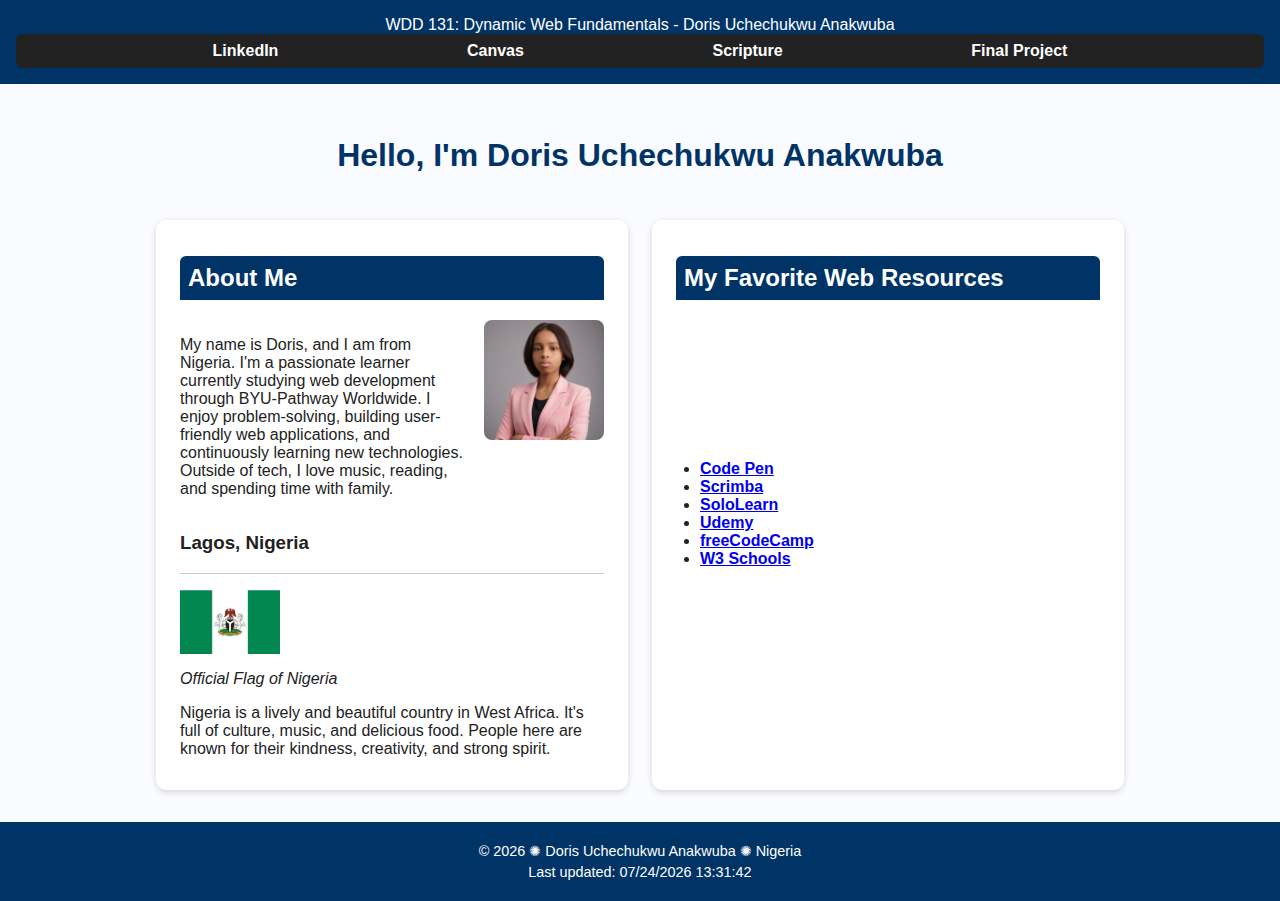
<file: index.html>
<!DOCTYPE html>
<html lang="en">
<head>
  <meta charset="UTF-8" />
  <meta name="viewport" content="width=device-width, initial-scale=1.0" />
  <title>WDD 131 - Dynamic Web Fundamentals - Doris Uchechukwu Anakwuba</title>
  <meta name="author" content="Doris Uchechukwu Anakwuba" />
  <meta name="description" content="WDD 131 - Dynamic Web Fundamentals home page for Doris Uchechukwu Anakwuba, a web developer from Nigeria." />
  <link rel="stylesheet" href="styles/base.css" />
</head>

<body>
  <header>
    <span id="page-title">WDD 131: Dynamic Web Fundamentals - Doris Uchechukwu Anakwuba</span>
    <nav>
      <a href="https://www.linkedin.com/in/devdoris/" target="_blank">LinkedIn</a>
      <a href="https://byupw.instructure.com/" target="_blank">Canvas</a>
      <a href="https://www.churchofjesuschrist.org/study/scriptures?lang=eng" target="_blank">Scripture</a>
      <a href="">Final Project</a>
    </nav>
  </header>

  <main>
    <h1>Hello, I'm Doris Uchechukwu Anakwuba</h1>

    <section class="info-box" id="about-me">
      <h2>About Me</h2>
      <div class="info-body">
        <p>
          My name is Doris, and I am from Nigeria. I'm a passionate learner currently studying web development through BYU-Pathway Worldwide. 
          I enjoy problem-solving, building user-friendly web applications, and continuously learning new technologies. 
          Outside of tech, I love music, reading, and spending time with family.
        </p>
        <img id="my-photo" src="images/doris.jpg" alt="Photo of Doris Uchechukwu Anakwuba" />
      </div>

      <h3>Lagos, Nigeria</h3>
      <div class="my-country">
        <img src="images/flag-image.jpeg" alt="Flag of Nigeria" />
        <p><em>Official Flag of Nigeria</em></p>
        <p>
          Nigeria is a lively and beautiful country in West Africa. 
          It's full of culture, music, and delicious food. 
          People here are known for their kindness, creativity, and strong spirit.
        </p>
      </div>
    </section>

    <section class="info-box" id="web-favorites">
      <h2>My Favorite Web Resources</h2>
      <ul>
        <li><a href="https://codepen.io" target="_blank">Code Pen</a></li>
        <li><a href="https://scrimba.com" target="_blank">Scrimba</a></li>
        <li><a href="https://www.sololearn.com" target="_blank">SoloLearn</a></li>
        <li><a href="https://www.udemy.com/" target="_blank">Udemy</a></li>
        <li><a href="https://www.freecodecamp.org" target="_blank">freeCodeCamp</a></li>
        <li><a href="https://www.w3schools.com/" target="_blank">W3 Schools</a></li>
      </ul>
    </section>
  </main>

  <footer>
    <p>© <span id="year-now"></span> ✺ Doris Uchechukwu Anakwuba ✺ Nigeria</p>
    <p id="page-update"></p>
  </footer>

  <script src="scripts/getdates.js"></script>
</body>
</html>
</file>
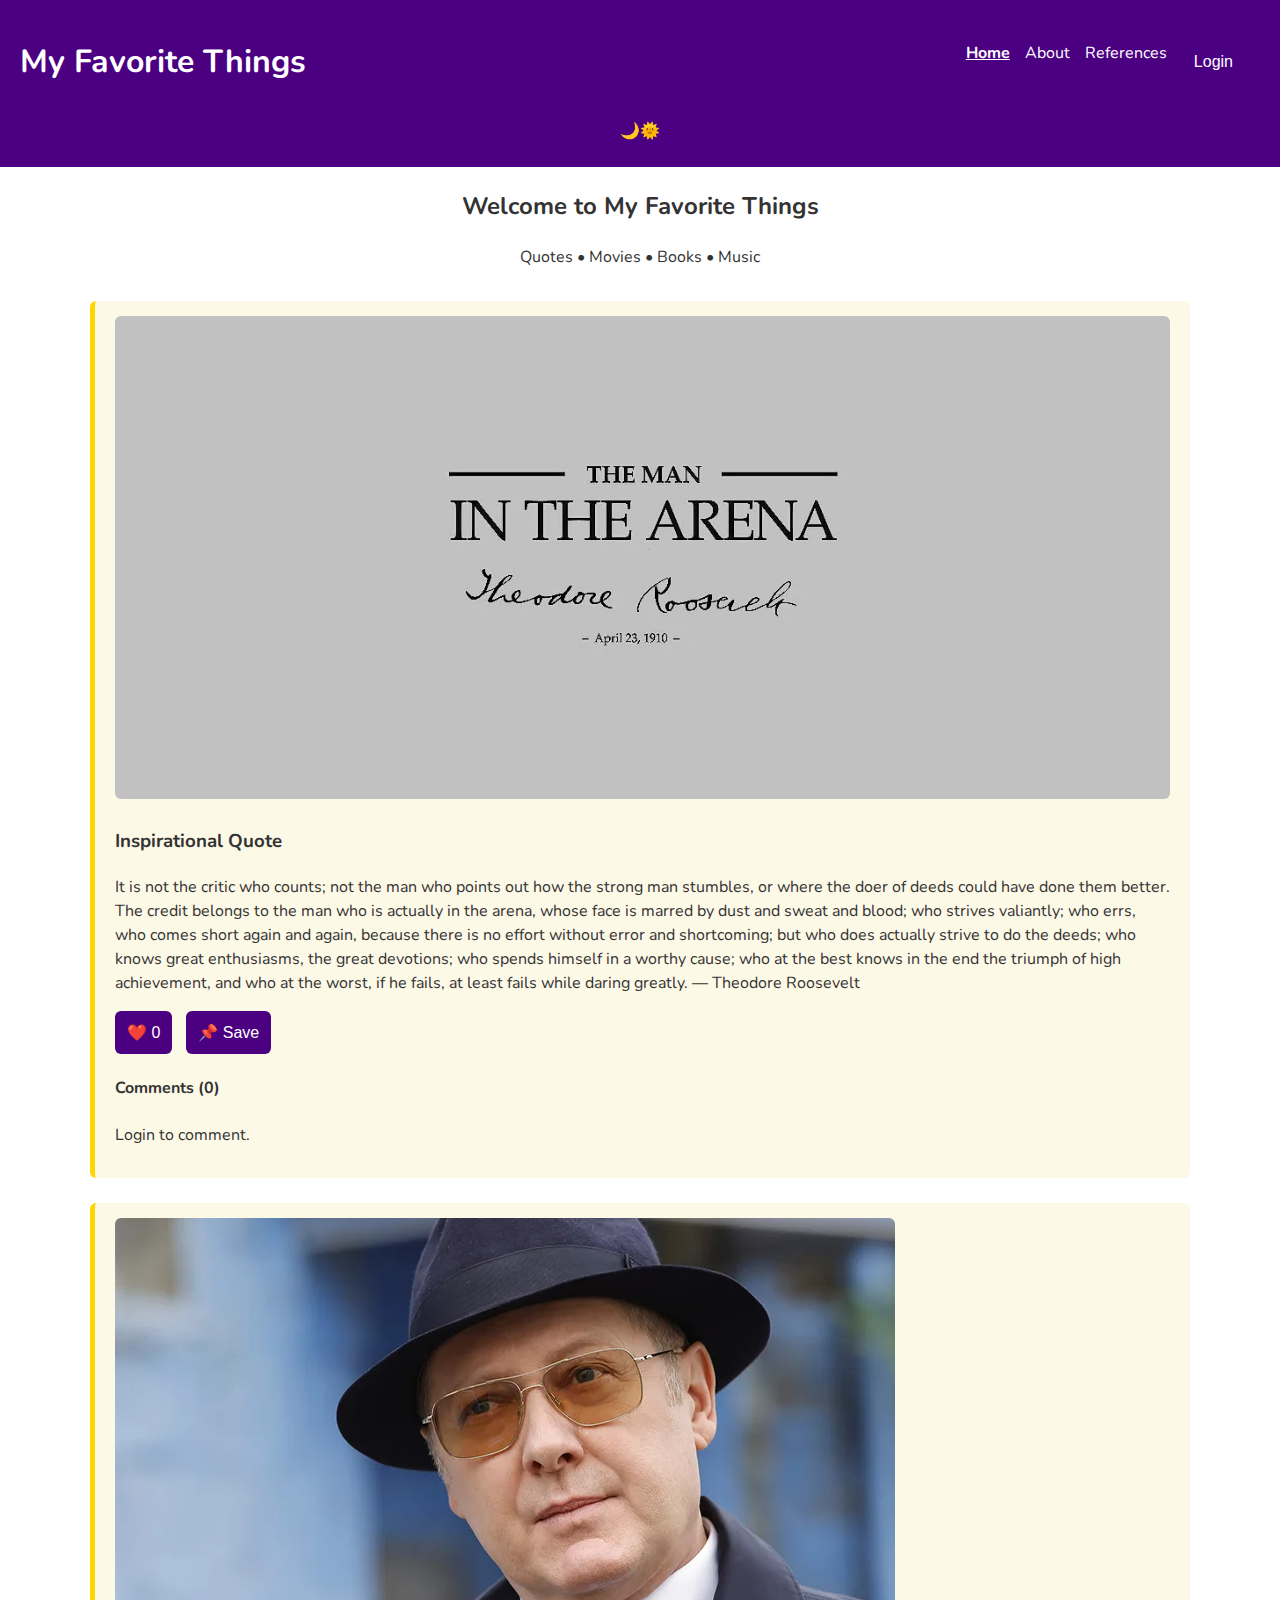
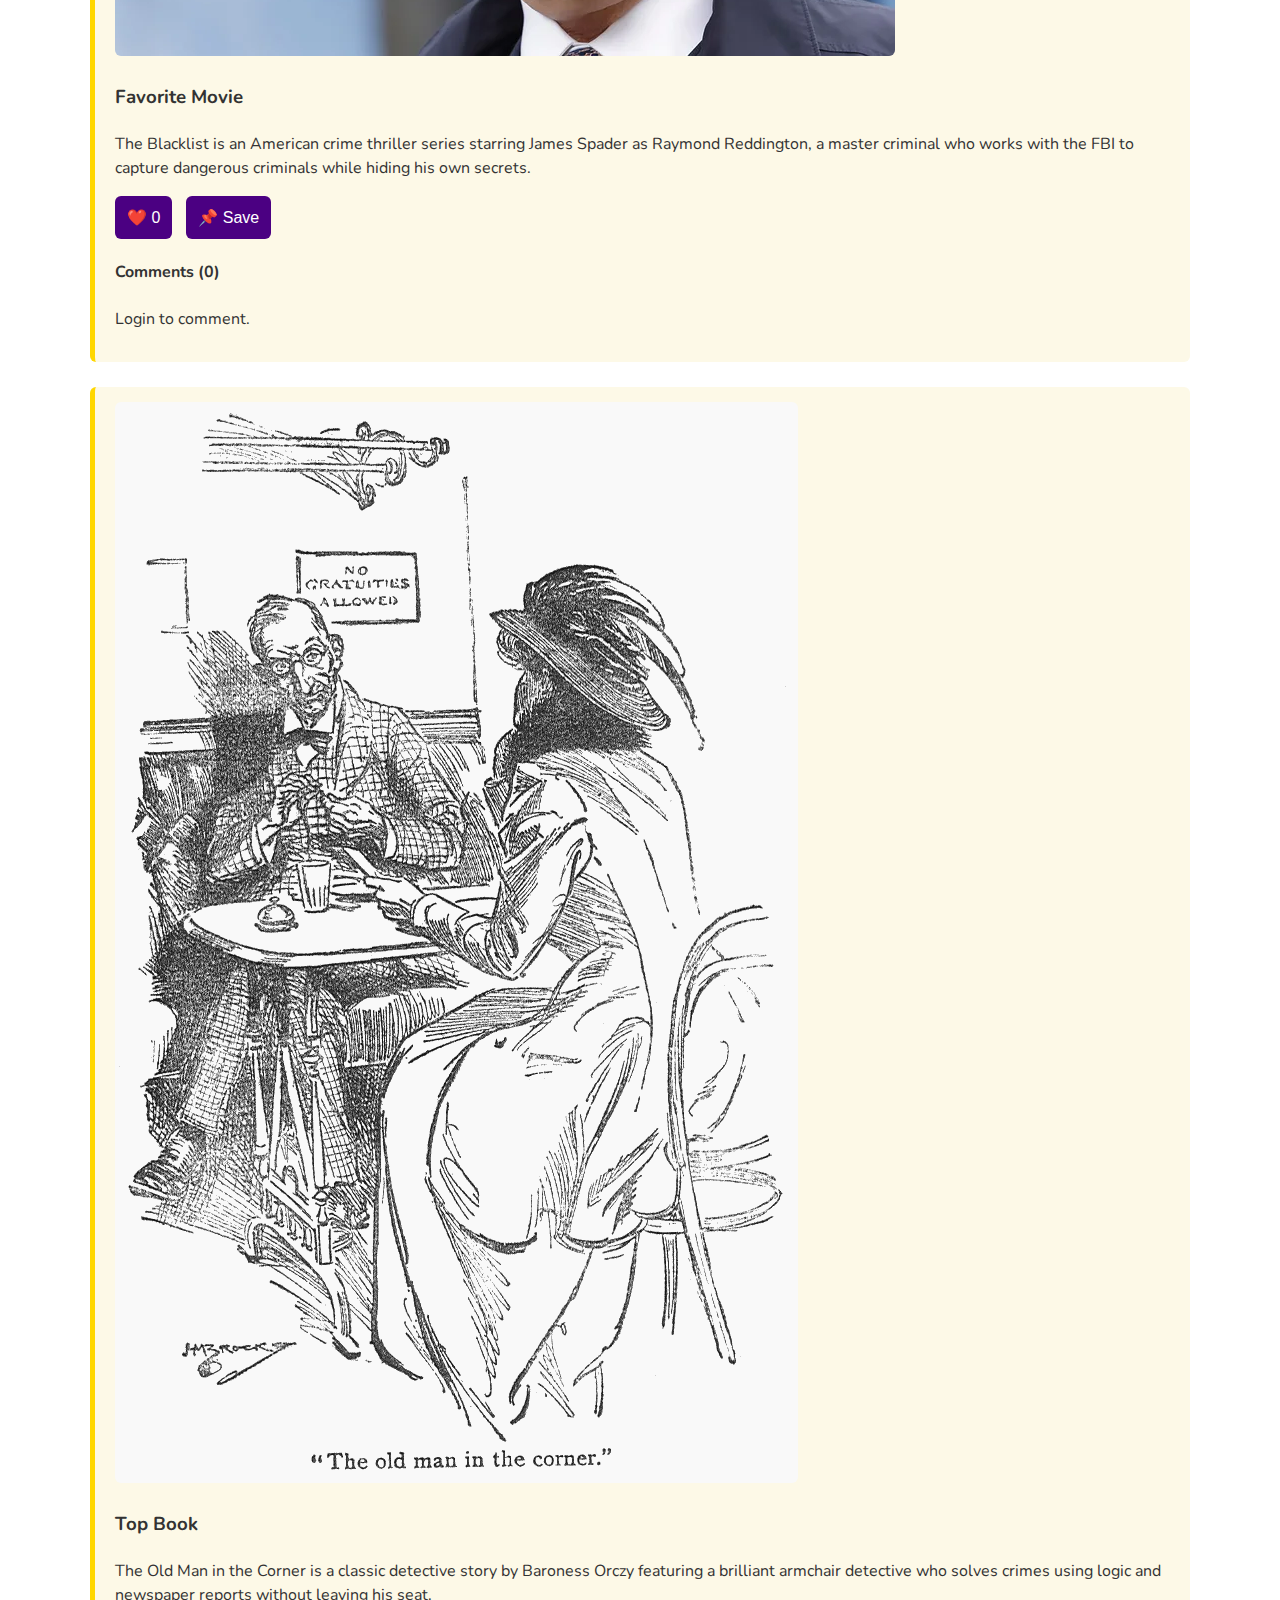
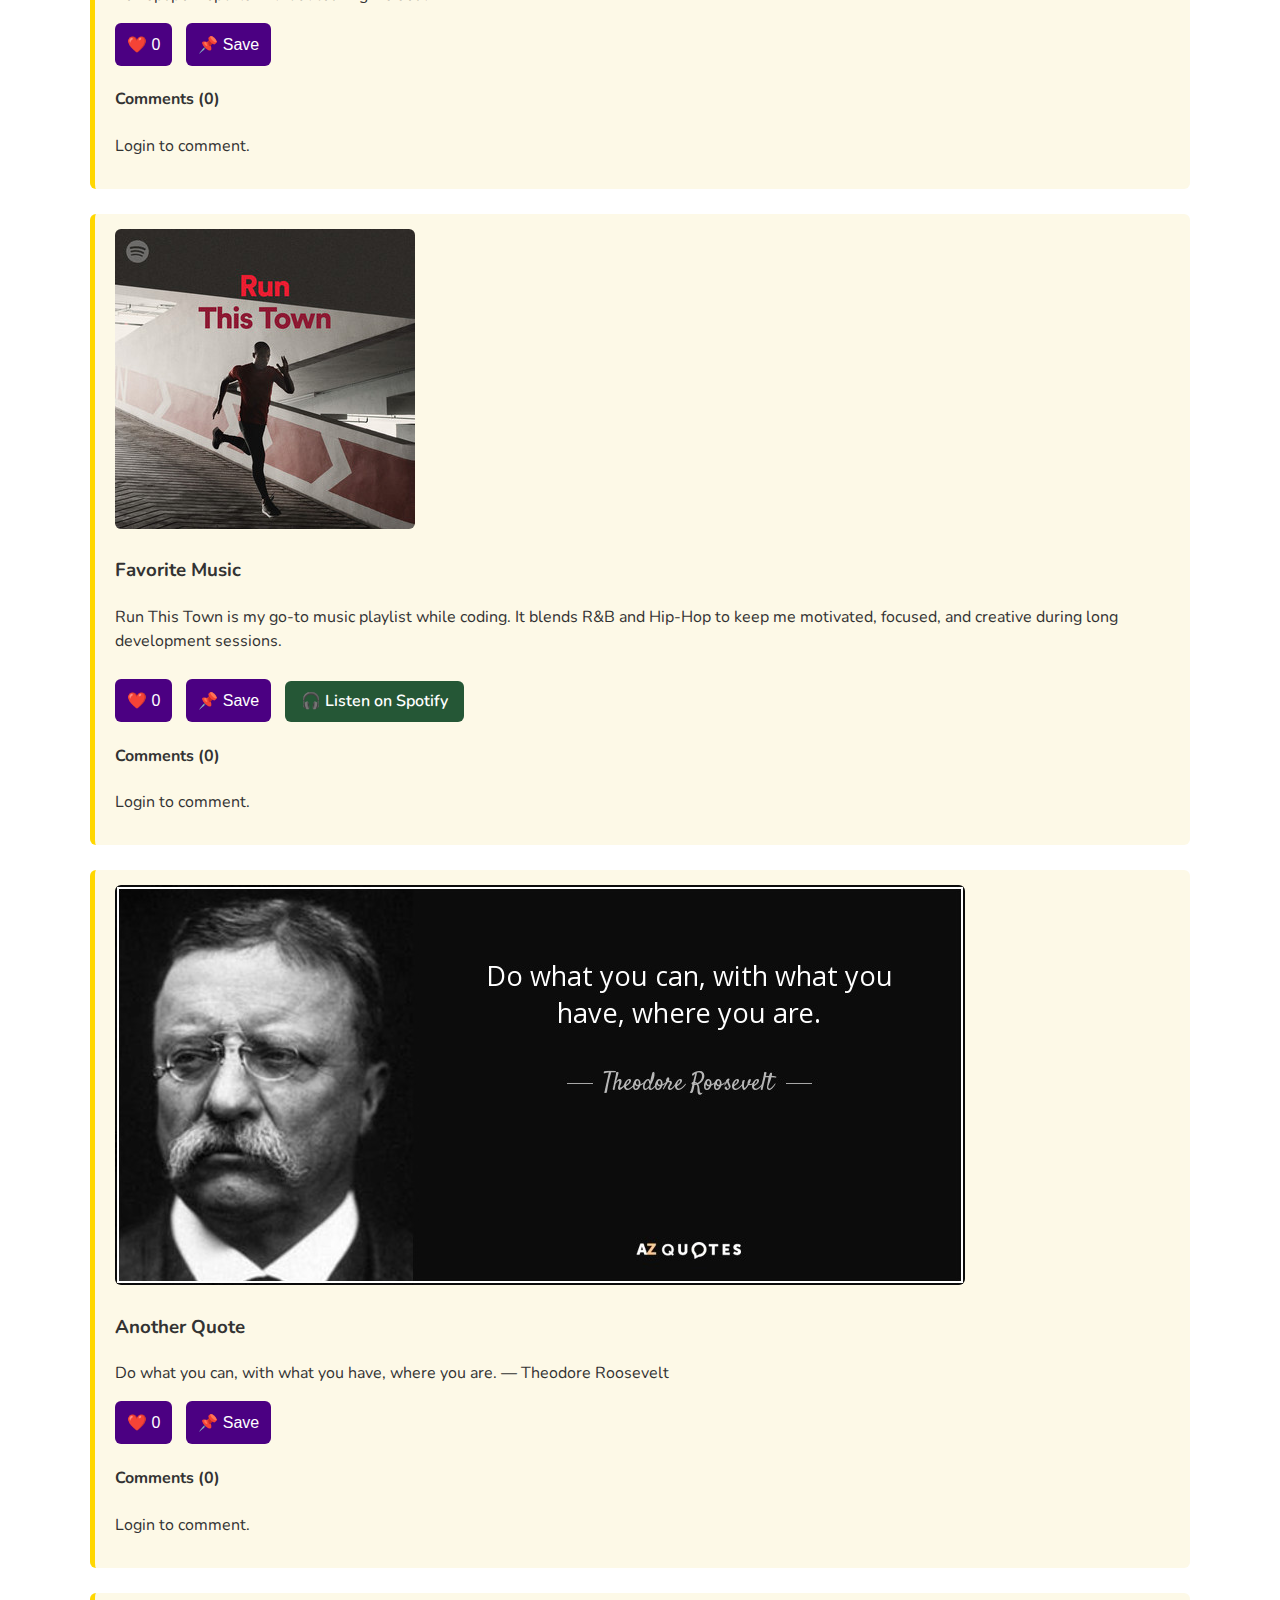
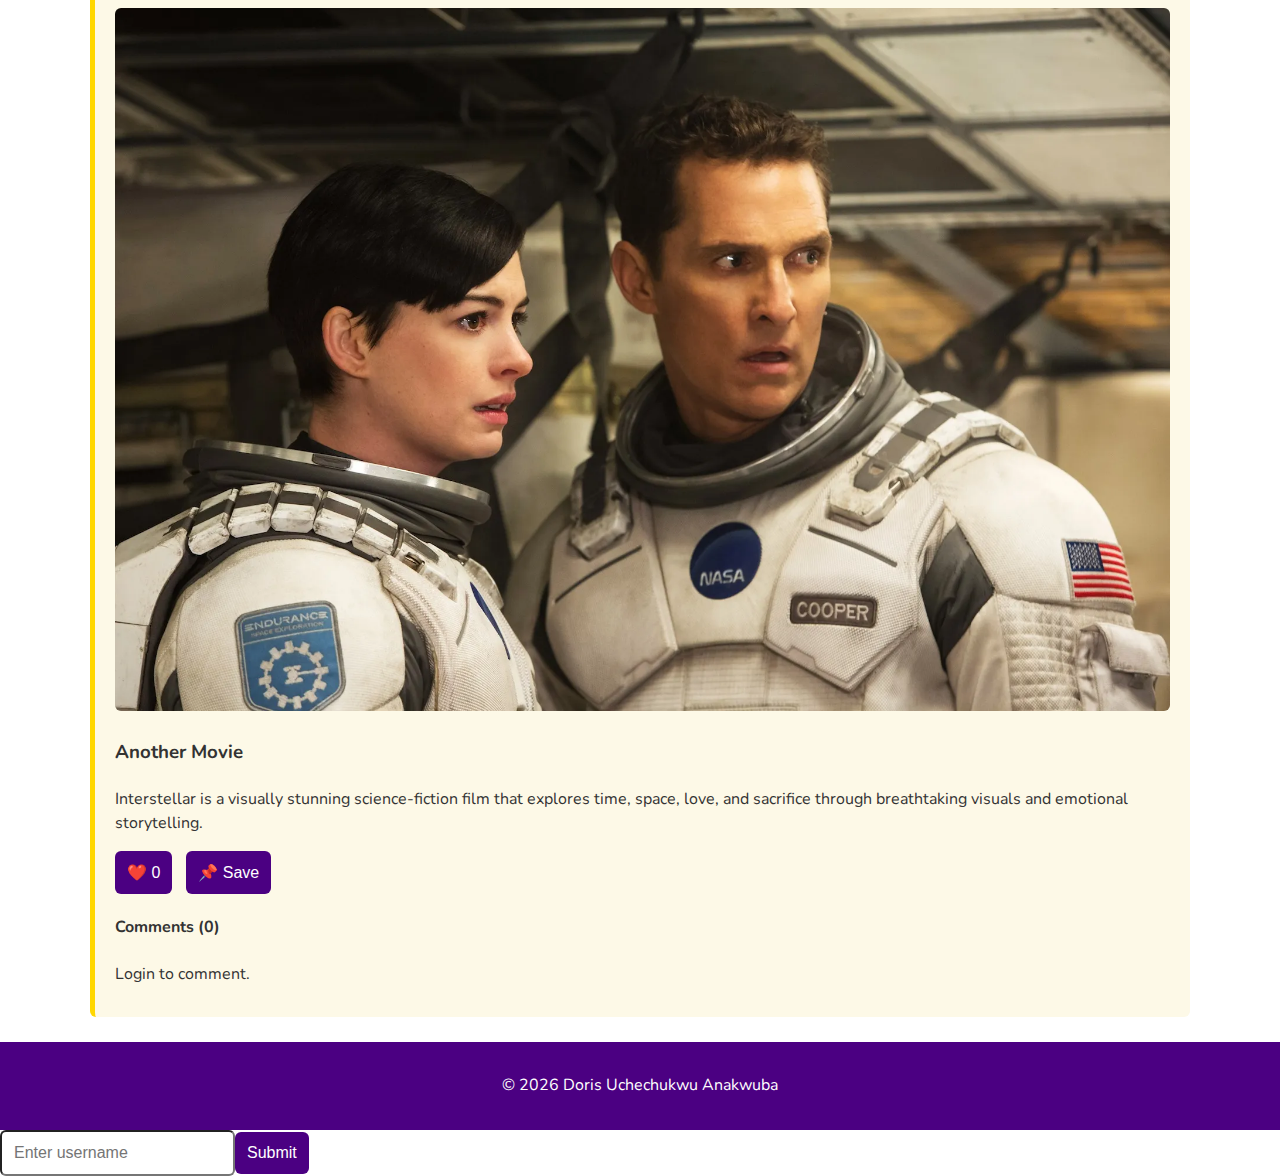
<file: project/index.html>
<!DOCTYPE html>
<html lang="en">
<head>
  <meta charset="UTF-8">
  <meta name="viewport" content="width=device-width, initial-scale=1.0">
  <title>My Favorite Things Blog</title>
  <meta name="author" content="Doris Uchechukwu Anakwuba">
  <meta name="description" content="Welcome to My Favorite Things Blog">
  <link rel="preconnect" href="https://fonts.googleapis.com">
  <link rel="preconnect" href="https://fonts.gstatic.com" crossorigin>
  <link href="https://fonts.googleapis.com/css2?family=Nunito:wght@400;700&display=swap" rel="stylesheet">
  <link rel="stylesheet" href="styles/main.css">
  <script type="module" defer src="scripts/data.js"></script>
  <script type="module" defer src="scripts/posts.js"></script>
  <script defer src="scripts/auth.js"></script>
  <script defer src="scripts/main.js"></script>
</head>
<body>
<header>
  <nav class="nav">
    <h1 class="logo">My Favorite Things</h1>
    <button id="navToggle">☰</button>
    <ul class="nav-links">
      <li><a href="index.html" class="active">Home</a></li>
      <li><a href="about.html">About</a></li>
      <li><a href="refs.html">References</a></li>
      <li><button id="loginBtn">Login</button></li>
      <li><button id="logoutBtn" style="display:none;">Logout</button></li>
    </ul>
  </nav>
</header>
<main class="container">
  <section class="hero">
    <h2>Welcome to My Favorite Things</h2>
    <p>Quotes • Movies • Books • Music</p>
  </section>
  <section id="postsContainer"></section>
</main>
<button id="scrollTopBtn" style="display:none;position:fixed;bottom:20px;right:20px;">⬆️</button>
<footer>
  <p>© <span id="year"></span> Doris Uchechukwu Anakwuba</p>
</footer>
</body>
</html>
</file>
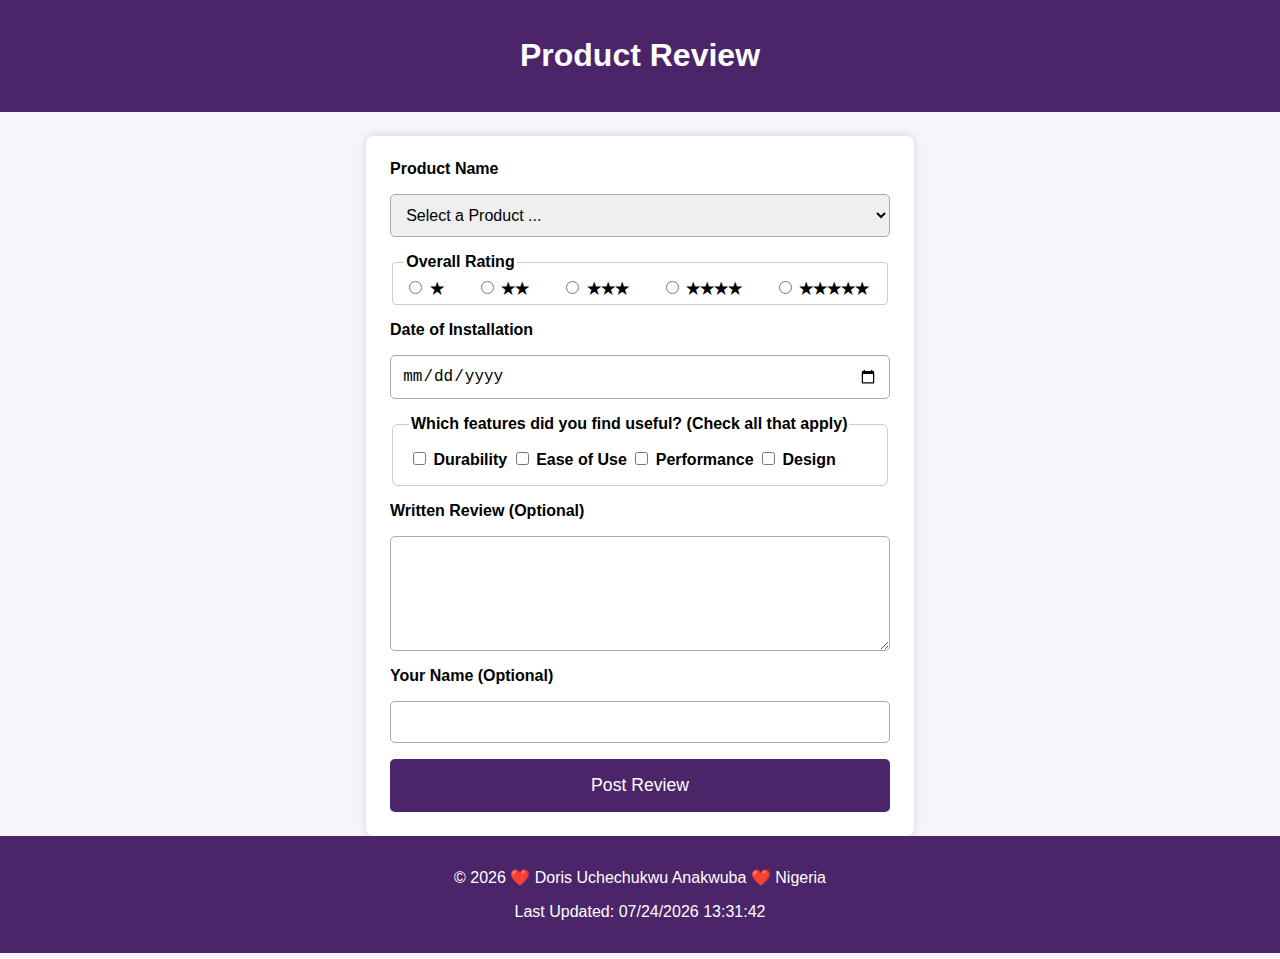
<file: form.html>
<!DOCTYPE html>
<html lang="en">

<head>
    <meta charset="UTF-8" />
    <meta name="viewport" content="width=device-width, initial-scale=1.0" />
    <title>Product Review Form</title>
    <meta name="author" content="Doris Uchechukwu Anakwuba">
    <meta name="description" content="WDD 131 - Product Review Form for Doris Uchechukwu Anakwuba Week05 Assignment">
    <link rel="preconnect" href="https://fonts.googleapis.com">
    <link rel="preconnect" href="https://fonts.gstatic.com" crossorigin>
    <link href="https://fonts.googleapis.com/css2?family=Nunito:wght@400;700&display=swap" rel="stylesheet">
    <link rel="stylesheet" href="styles/form.css" />
    <script defer src="scripts/main.js"></script>
    <script defer src="scripts/form.js"></script>
</head>

<body>
    <header>
        <h1>Product Review</h1>
    </header>

    <main>
        <form method="get" action="review.html">
            <label for="product">Product Name</label>
            <select id="product" name="product" required>
                <option disabled selected value="">Select a Product ...</option>
            </select>

            <fieldset class="fieldsetstyle">
                <legend>Overall Rating</legend>

                <label for="rating1">
                <input type="radio" id="rating1" name="rating" value="1" required />
                ★</label>

                <label for="rating2">
                <input type="radio" id="rating2" name="rating" value="2" required />
                ★★</label>

                <label for="rating3">
                <input type="radio" id="rating3" name="rating" value="3" required />
                ★★★</label>

                <label for="rating4">
                <input type="radio" id="rating4" name="rating" value="4" required />
                ★★★★</label>

                <label for="rating5">
                <input type="radio" id="rating5" name="rating" value="5" required />
                ★★★★★</label>
            </fieldset>

            <label for="installDate">Date of Installation</label>
            <input type="date" id="installDate" name="installDate" required />

            <fieldset>
                <legend>
                    Which features did you find useful? (Check all that apply)
                </legend>

                <label for="feature1"><input type="checkbox" id="feature1" name="features" value="Durability" />
                    Durability</label>
                <label for="feature2"><input type="checkbox" id="feature2" name="features" value="Ease of Use" /> Ease
                    of Use</label>
                <label for="feature3"><input type="checkbox" id="feature3" name="features" value="Performance" />
                    Performance</label>
                <label for="feature4"><input type="checkbox" id="feature4" name="features" value="Design" />
                    Design</label>
            </fieldset>

            <label for="review">Written Review (Optional)</label>
            <textarea id="review" name="review" rows="5"></textarea>

            <label for="name">Your Name (Optional)</label>
            <input type="text" id="name" name="name" />

            <input type="submit" value="Post Review" />
        </form>
    </main>

    <footer>
        <p>© <span id="year-now"></span> ❤️ Doris Uchechukwu Anakwuba ❤️ Nigeria</p>
        <p id="page-update"></p>
    </footer>
</body>

</html>
</file>
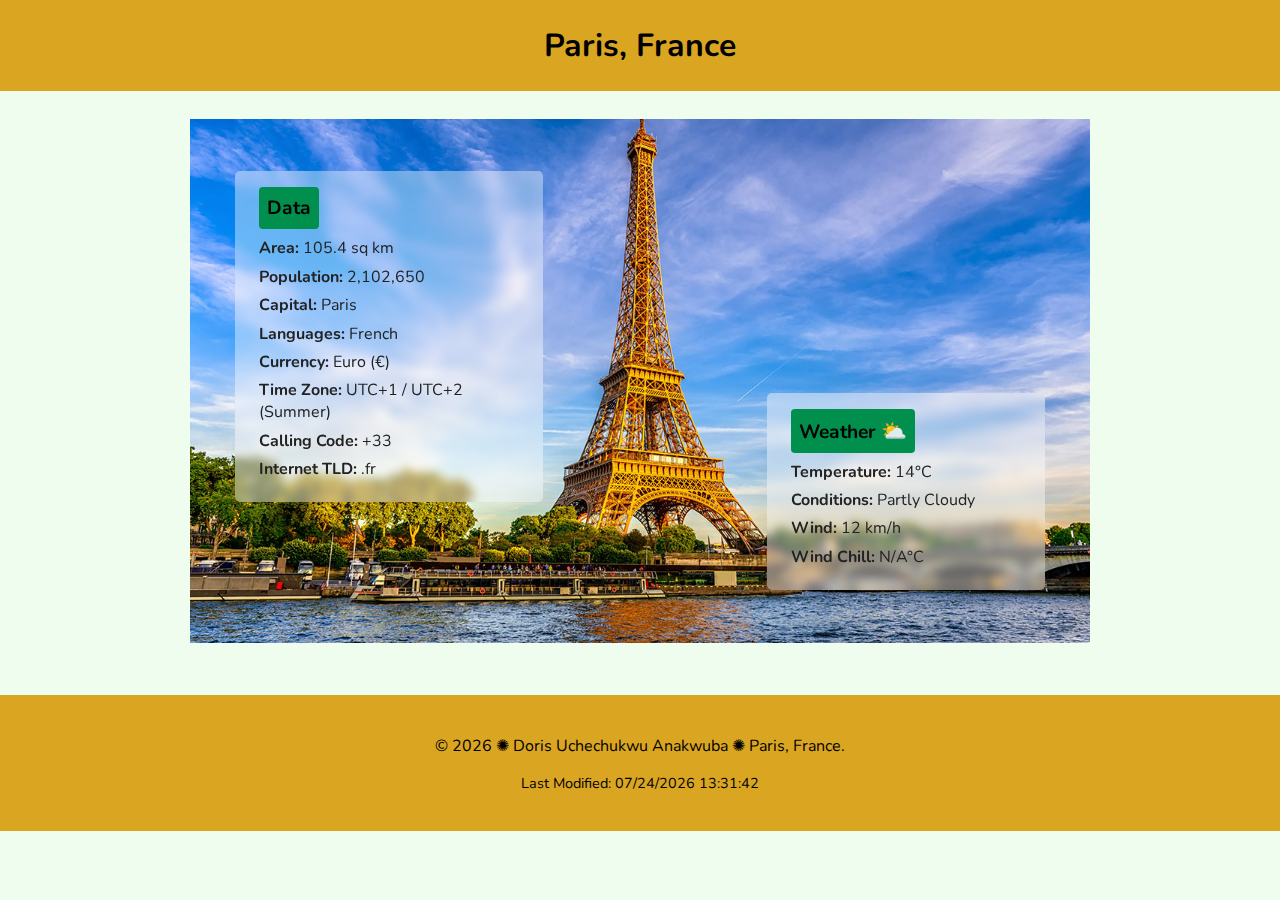
<file: place.html>
<!DOCTYPE html>
<html lang="en">
<head>
    <meta charset="UTF-8">
    <meta name="viewport" content="width=device-width, initial-scale=1.0">
    <title>WDD 131 - Country Page - Doris Uchechukwu Anakwuba</title>
    <meta name="author" content="Doris Uchechukwu Anakwuba">
    <meta name="description" content="WDD 131 - Country Page for Doris Uchechukwu Anakwuba Week03 Assignment">
    <link rel="stylesheet" href="styles/place.css">
    <link rel="stylesheet" href="styles/place-large.css">
    <link rel="preconnect" href="https://fonts.googleapis.com">
    <link rel="preconnect" href="https://fonts.gstatic.com" crossorigin>
    <link href="https://fonts.googleapis.com/css2?family=Nunito:wght@400;700&display=swap" rel="stylesheet">

    <script defer src="scripts/place.js"></script>
</head>
<body>
    <header>
        <h1>Paris, France</h1>
    </header>

    <main>
        <section class="hero">
            <picture>
                <img src="images/paris-eiffel.jpg" alt="Eiffel Tower in Paris, France">
            </picture>

            <div class="data-card">
                <h2>Data</h2>
                <ul>
                    <li><strong>Area:</strong> 105.4 sq km</li>
                    <li><strong>Population:</strong> 2,102,650</li>
                    <li><strong>Capital:</strong> Paris</li>
                    <li><strong>Languages:</strong> French</li>
                    <li><strong>Currency:</strong> Euro (€)</li>
                    <li><strong>Time Zone:</strong> UTC+1 / UTC+2 (Summer)</li>
                    <li><strong>Calling Code:</strong> +33</li>
                    <li><strong>Internet TLD:</strong> .fr</li>
                </ul>
            </div>

            <div class="weather-card">
                <h2>Weather <span class="icon">⛅</span></h2>
                <ul>
                    <li><strong>Temperature:</strong> <span id="temperature"></span>°C</li>
                    <li><strong>Conditions:</strong> Partly Cloudy</li>
                    <li><strong>Wind:</strong> <span id="wind"></span> km/h</li>
                    <li><strong>Wind Chill:</strong> <span id="windchill"></span>°C</li>
                </ul>
            </div>
        </section>
    </main>

    <footer>
        <p>&copy; <span id="currentyear"></span> ✺ Doris Uchechukwu Anakwuba ✺ Paris, France.</p>
        <p id="lastModified"></p>
    </footer>
</body>
</html>
</file>
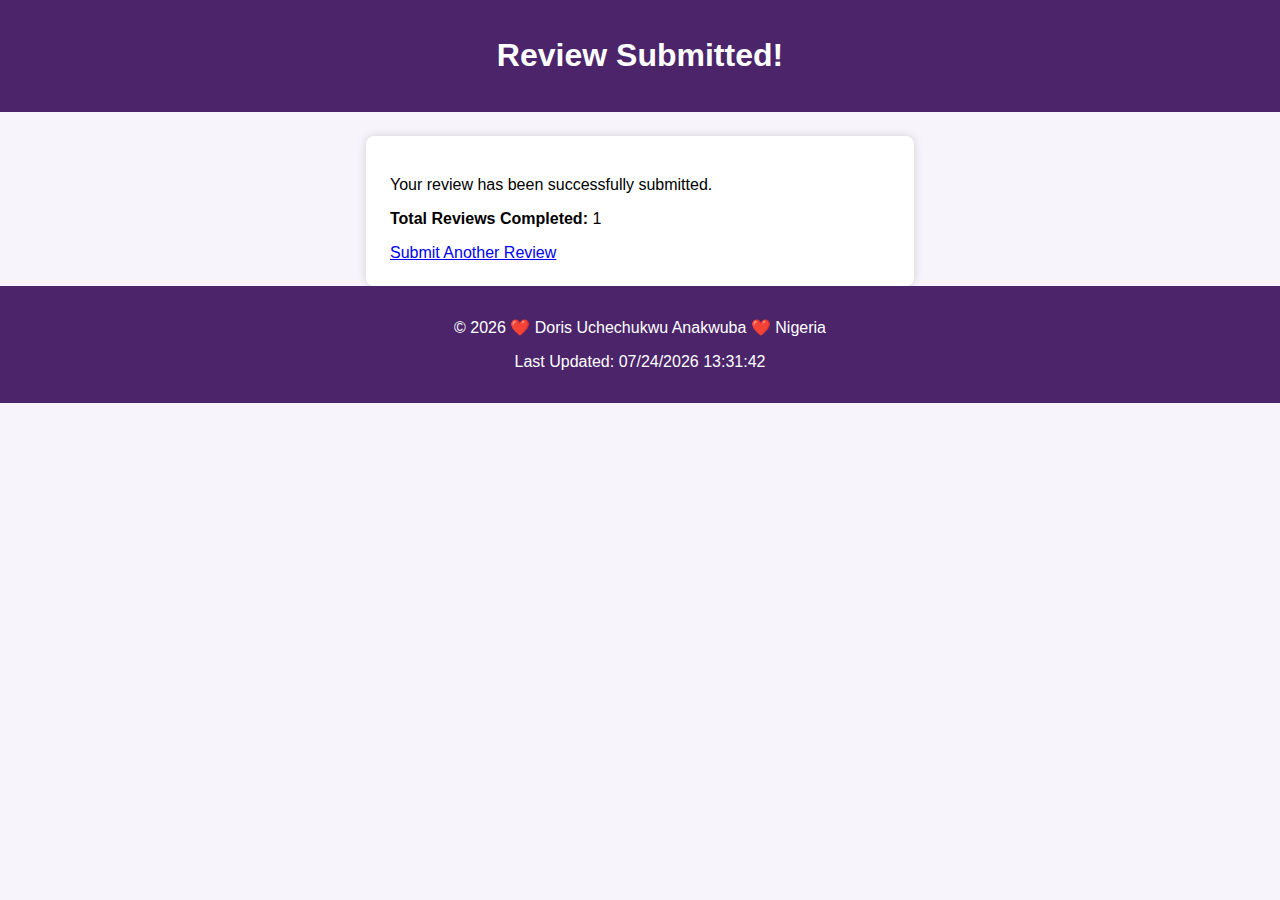
<file: review.html>
<!DOCTYPE html>
<html lang="en">
  <head>
    <meta charset="UTF-8" />
    <meta name="viewport" content="width=device-width, initial-scale=1.0" />
    <title>Review Submitted Page</title>
    <meta name="author" content="Doris Uchechukwu Anakwuba">
    <meta name="description" content="WDD 131 - Review Submitted Page for Doris Uchechukwu Anakwuba Week05 Assignment">
    <link rel="preconnect" href="https://fonts.googleapis.com">
    <link rel="preconnect" href="https://fonts.gstatic.com" crossorigin>
    <link href="https://fonts.googleapis.com/css2?family=Nunito:wght@400;700&display=swap" rel="stylesheet">
    <link rel="stylesheet" href="styles/form.css" />
    <script defer src="scripts/main.js"></script>
    <script defer src="scripts/review.js"></script>
  </head>
  <body>
    <header>
      <h1>Review Submitted!</h1>
    </header>

    <main>
      <p>Your review has been successfully submitted.</p>

      <p>
        <strong>Total Reviews Completed:</strong>
        <span id="reviewCounter">0</span>
      </p>

      <a href="form.html">Submit Another Review</a>
    </main>

    <footer>
      <p>© <span id="year-now"></span> ❤️ Doris Uchechukwu Anakwuba ❤️ Nigeria</p>
      <p id="page-update"></p>
    </footer>
  </body>
</html>
</file>
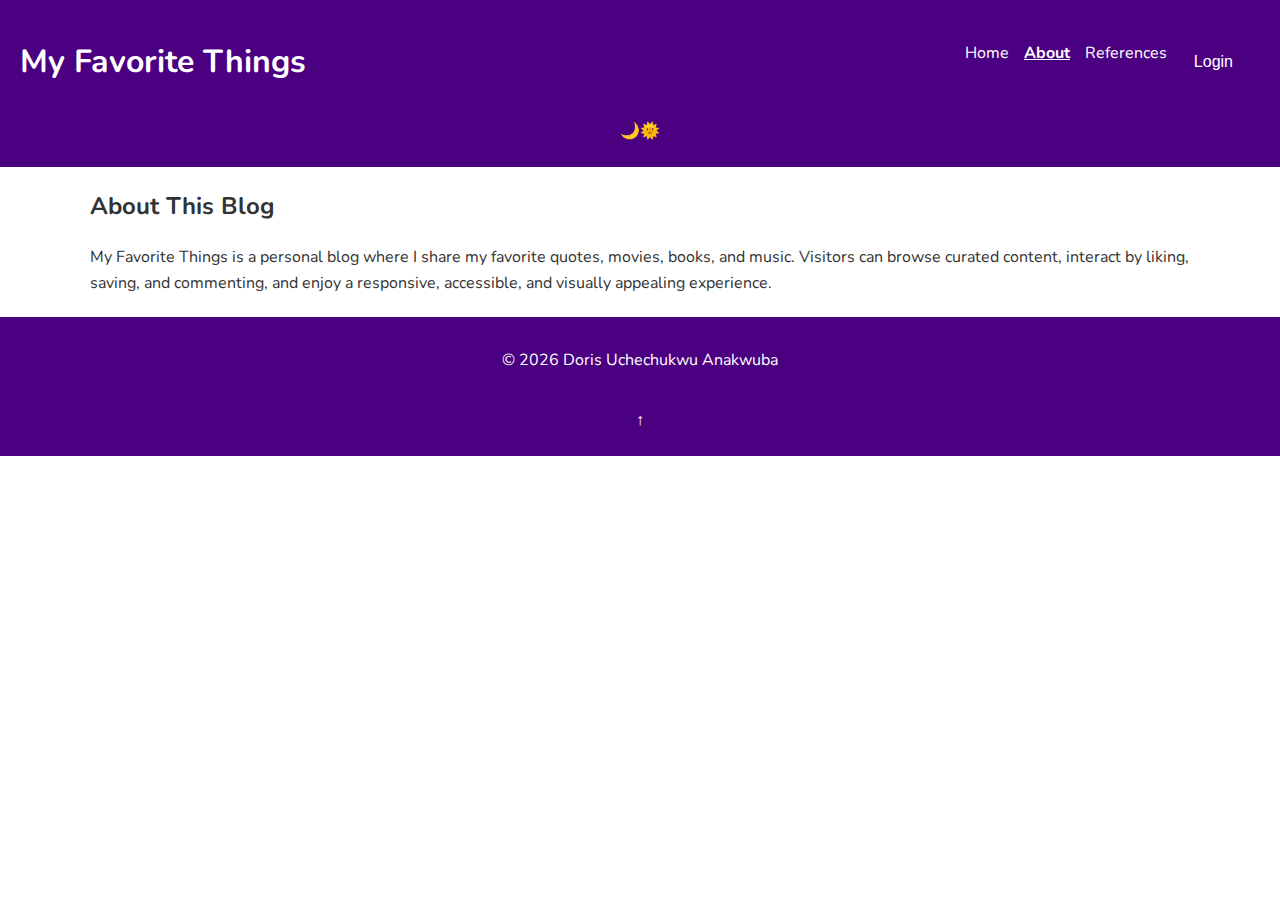
<file: project/about.html>
<!DOCTYPE html>
<html lang="en">
<head>
<meta charset="UTF-8">
<meta name="viewport" content="width=device-width, initial-scale=1.0">
<title>My Favorite Things | About</title>
<meta name="author" content="Doris Uchechukwu Anakwuba">
<meta name="description" content="About My Favorite Things Blog">
<link rel="preconnect" href="https://fonts.googleapis.com">
<link rel="preconnect" href="https://fonts.gstatic.com" crossorigin>
<link href="https://fonts.googleapis.com/css2?family=Nunito:wght@400;700&display=swap" rel="stylesheet">
<link rel="stylesheet" href="styles/main.css">
<script defer src="scripts/main.js"></script>
</head>
<body>
<header>
<nav class="nav">
<h1 class="logo">My Favorite Things</h1>
<ul class="nav-links">
<li><a href="index.html">Home</a></li>
<li><a href="about.html" class="active">About</a></li>
<li><a href="refs.html">References</a></li>
<li><button id="loginBtn">Login</button></li>
<li><button id="logoutBtn" style="display:none;">Logout</button></li>
</ul>
<button id="navToggle">☰</button>
</nav>
</header>
<main class="container">
<h2>About This Blog</h2>
<p>My Favorite Things is a personal blog where I share my favorite quotes, movies, books, and music. Visitors can browse curated content, interact by liking, saving, and commenting, and enjoy a responsive, accessible, and visually appealing experience.</p>
</main>
<footer>
<p>© <span id="year"></span> Doris Uchechukwu Anakwuba</p>
<button id="scrollTopBtn">↑</button>
</footer>
</body>
</html>
</file>
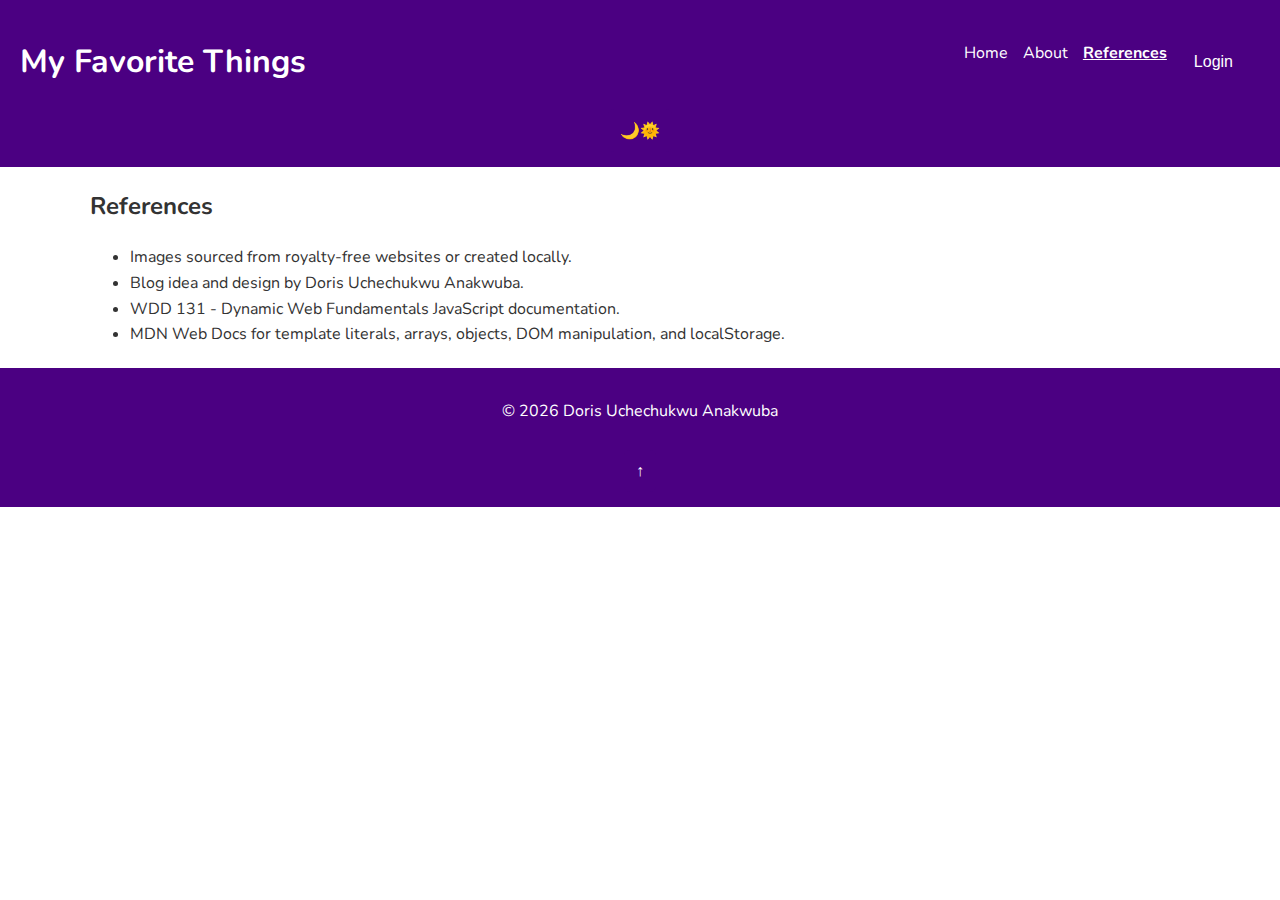
<file: project/refs.html>
<!DOCTYPE html>
<html lang="en">
<head>
<meta charset="UTF-8">
<meta name="viewport" content="width=device-width, initial-scale=1.0">
<title>My Favorite Things | References</title>
<meta name="author" content="Doris Uchechukwu Anakwuba">
<meta name="description" content="References for My Favorite Things Blog">
<link rel="preconnect" href="https://fonts.googleapis.com">
<link rel="preconnect" href="https://fonts.gstatic.com" crossorigin>
<link href="https://fonts.googleapis.com/css2?family=Nunito:wght@400;700&display=swap" rel="stylesheet">
<link rel="stylesheet" href="styles/main.css">
<script defer src="scripts/main.js"></script>
</head>
<body>
<header>
<nav class="nav">
<h1 class="logo">My Favorite Things</h1>
<ul class="nav-links">
<li><a href="index.html">Home</a></li>
<li><a href="about.html">About</a></li>
<li><a href="refs.html" class="active">References</a></li>
<li><button id="loginBtn">Login</button></li>
<li><button id="logoutBtn" style="display:none;">Logout</button></li>
</ul>
<button id="navToggle">☰</button>
</nav>
</header>
<main class="container">
<h2>References</h2>
<ul>
<li>Images sourced from royalty-free websites or created locally.</li>
<li>Blog idea and design by Doris Uchechukwu Anakwuba.</li>
<li>WDD 131 - Dynamic Web Fundamentals JavaScript documentation.</li>
<li>MDN Web Docs for template literals, arrays, objects, DOM manipulation, and localStorage.</li>
</ul>
</main>
<footer>
<p>© <span id="year"></span> Doris Uchechukwu Anakwuba</p>
<button id="scrollTopBtn">↑</button>
</footer>
</body>
</html>
</file>
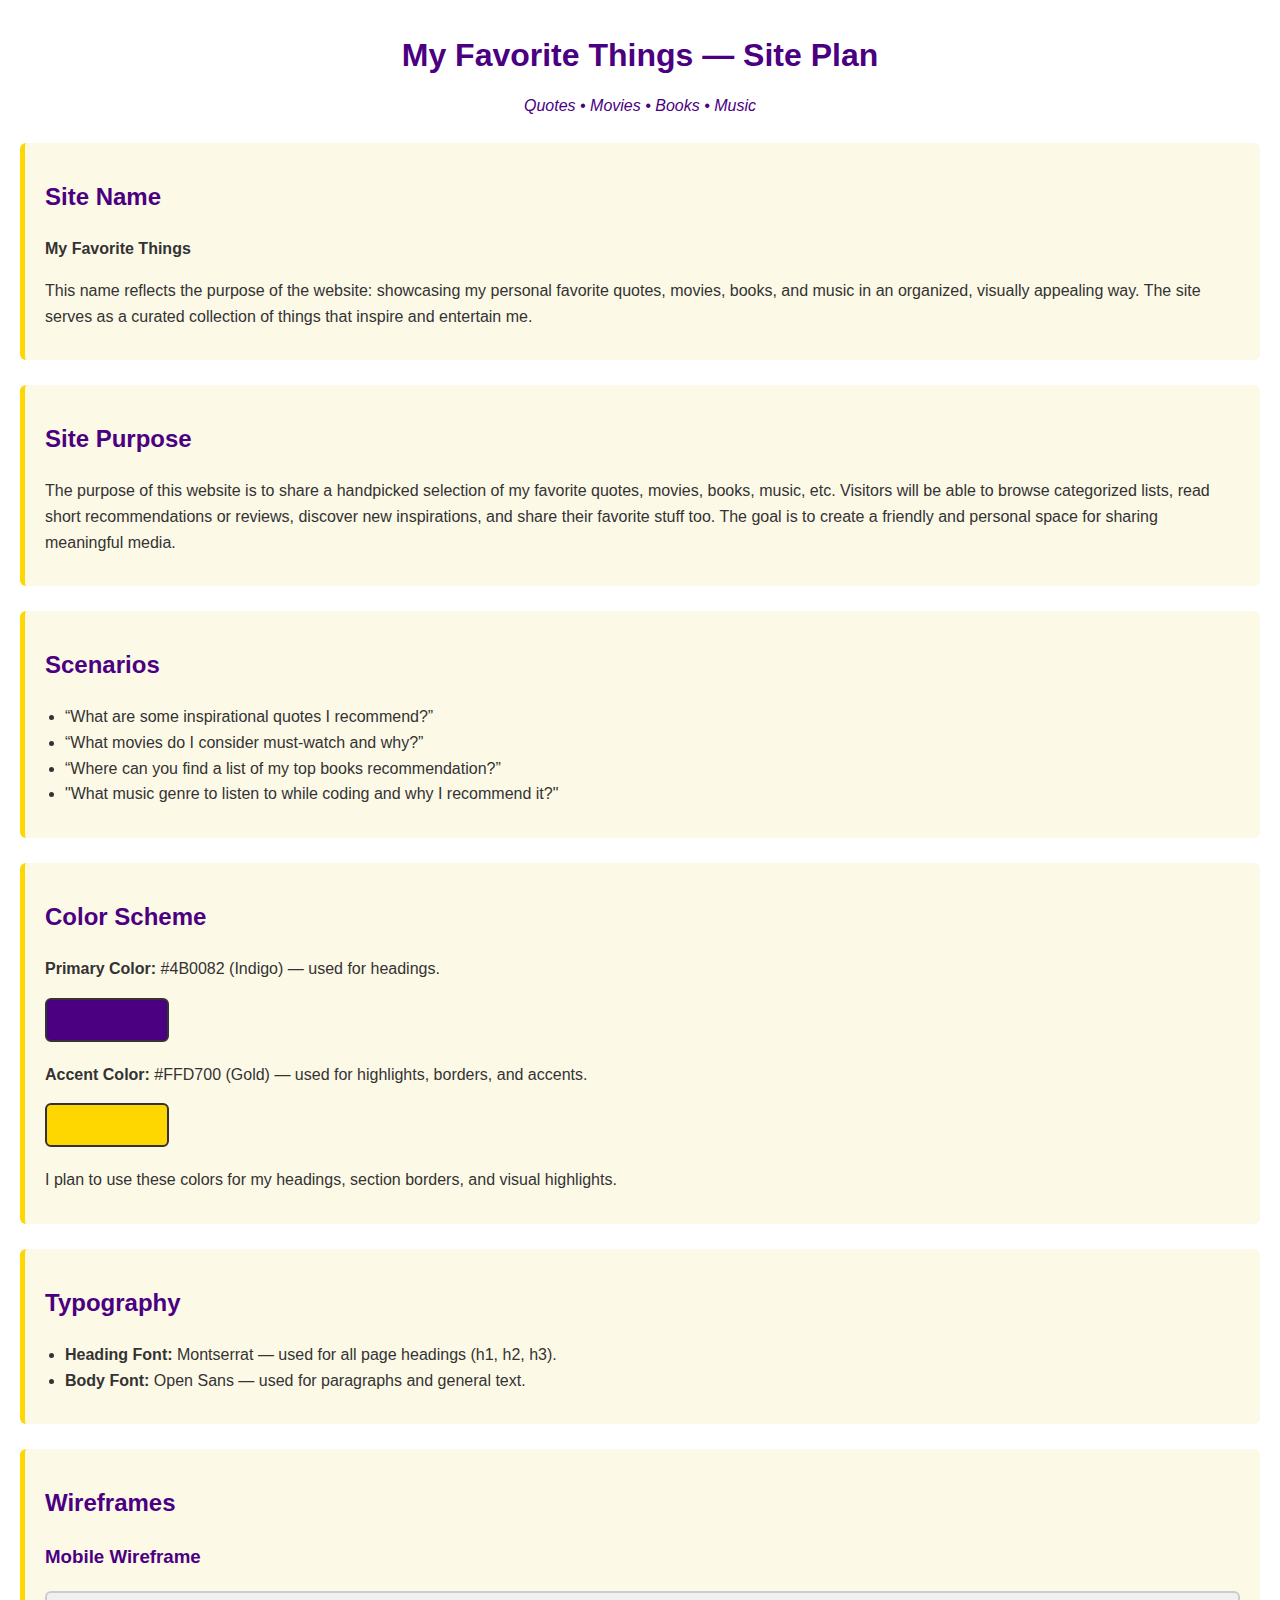
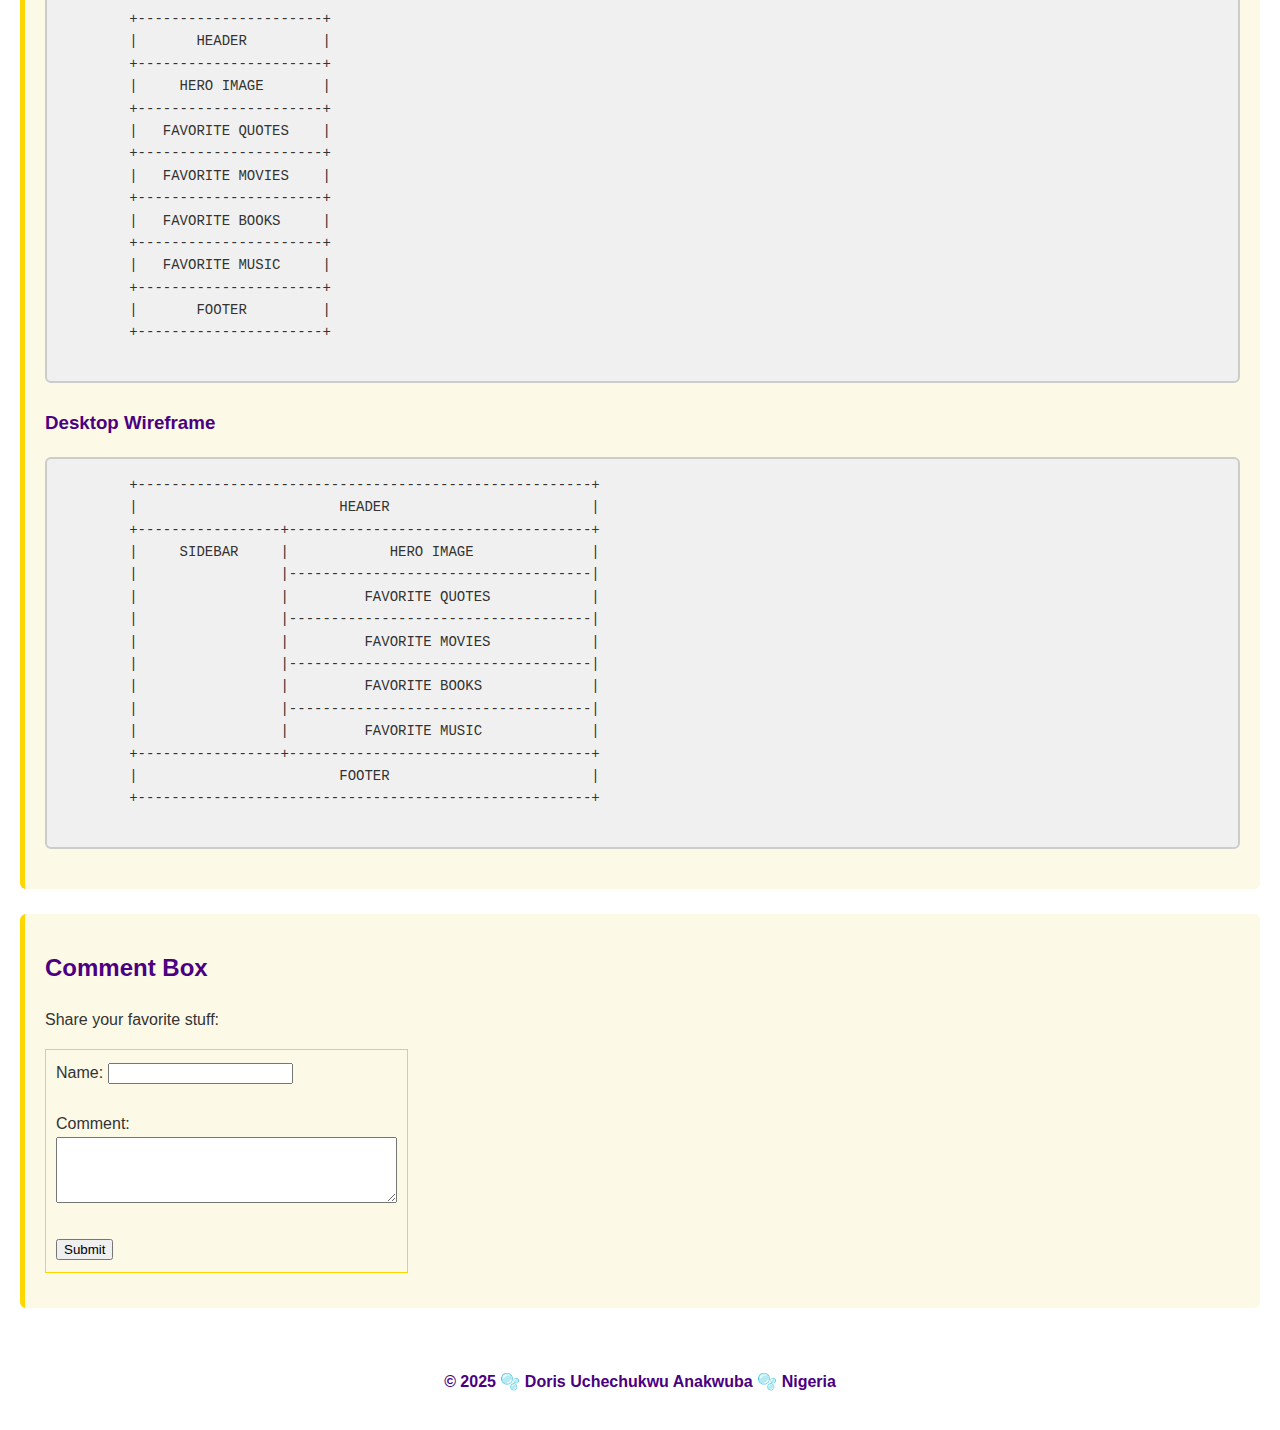
<file: project/siteplan.html>
<!DOCTYPE html>
<html lang="en">
<head>
    <meta charset="UTF-8">
    <meta name="viewport" content="width=device-width, initial-scale=1.0">
    <title>Site Plan - My Favorite Things</title>
    <meta name="author" content="Doris Uchechukwu Anakwuba">
    <meta name="description" content="WDD 131 - Site Plan - My Favorite Things for Doris Uchechukwu Anakwuba Week06 Assignment">
    <link rel="preconnect" href="https://fonts.googleapis.com">
    <link rel="preconnect" href="https://fonts.gstatic.com" crossorigin>
    <link href="https://fonts.googleapis.com/css2?family=Nunito:wght@400;700&display=swap" rel="stylesheet">
    <link rel="stylesheet" href="siteplan.css">
</head>
<body>

    <header>
        <h1>My Favorite Things — Site Plan</h1>
        <p class="tagline">Quotes • Movies • Books • Music</p>
    </header>

    <section>
        <h2>Site Name</h2>
        <p><strong>My Favorite Things</strong></p>
        <p>This name reflects the purpose of the website: showcasing my personal favorite quotes, movies, books, and music in an organized, visually appealing way. The site serves as a curated collection of things that inspire and entertain me.</p>
    </section>

    <section>
        <h2>Site Purpose</h2>
        <p>The purpose of this website is to share a handpicked selection of my favorite quotes, movies, books, music, etc. Visitors will be able to browse categorized lists, read short recommendations or reviews, discover new inspirations, and share their favorite stuff too. The goal is to create a friendly and personal space for sharing meaningful media.</p>
    </section>

    <section>
        <h2>Scenarios</h2>
        <ul>
            <li>“What are some inspirational quotes I recommend?”</li>
            <li>“What movies do I consider must-watch and why?”</li>
            <li>“Where can you find a list of my top books recommendation?”</li>
            <li>"What music genre to listen to while coding and why I recommend it?"</li>
        </ul>
    </section>

    <section>
        <h2>Color Scheme</h2>

        <p><strong>Primary Color:</strong> #4B0082 (Indigo) — used for headings.</p>
        <div class="color-box indigo"></div>

        <p><strong>Accent Color:</strong> #FFD700 (Gold) — used for highlights, borders, and accents.</p>
        <div class="color-box gold"></div>

        <p>I plan to use these colors for my headings, section borders, and visual highlights.</p>
    </section>

    <section>
        <h2>Typography</h2>
        <ul>
            <li><strong>Heading Font:</strong> Montserrat — used for all page headings (h1, h2, h3).</li>
            <li><strong>Body Font:</strong> Open Sans — used for paragraphs and general text.</li>
        </ul>
    </section>

    <section>
        <h2>Wireframes</h2>

        <h3>Mobile Wireframe</h3>
        <pre class="wireframe">
        +----------------------+
        |       HEADER         |
        +----------------------+
        |     HERO IMAGE       |
        +----------------------+
        |   FAVORITE QUOTES    |
        +----------------------+
        |   FAVORITE MOVIES    |
        +----------------------+
        |   FAVORITE BOOKS     |
        +----------------------+
        |   FAVORITE MUSIC     |
        +----------------------+
        |       FOOTER         |
        +----------------------+
        </pre>

        <h3>Desktop Wireframe</h3>
        <pre class="wireframe">
        +------------------------------------------------------+
        |                        HEADER                        |
        +-----------------+------------------------------------+
        |     SIDEBAR     |            HERO IMAGE              |
        |                 |------------------------------------|
        |                 |         FAVORITE QUOTES            |
        |                 |------------------------------------|
        |                 |         FAVORITE MOVIES            |
        |                 |------------------------------------|
        |                 |         FAVORITE BOOKS             |
        |                 |------------------------------------|
        |                 |         FAVORITE MUSIC             |
        +-----------------+------------------------------------+
        |                        FOOTER                        |
        +------------------------------------------------------+
        </pre>

    </section>

    <section>
        <h2>Comment Box</h2>
        <p>Share your favorite stuff:</p>
        <form>
            Name: <input type="text" name="name"><br><br>Comment: <br>
        <textarea name="comment" rows="4" cols="40"></textarea><br><br>
        <input type="submit" value="Submit">
        </form>
    </section>

    <footer>
        <p>© 2025 🫧 Doris Uchechukwu Anakwuba 🫧 Nigeria</p>
    </footer>

</body>
</html>
</file>
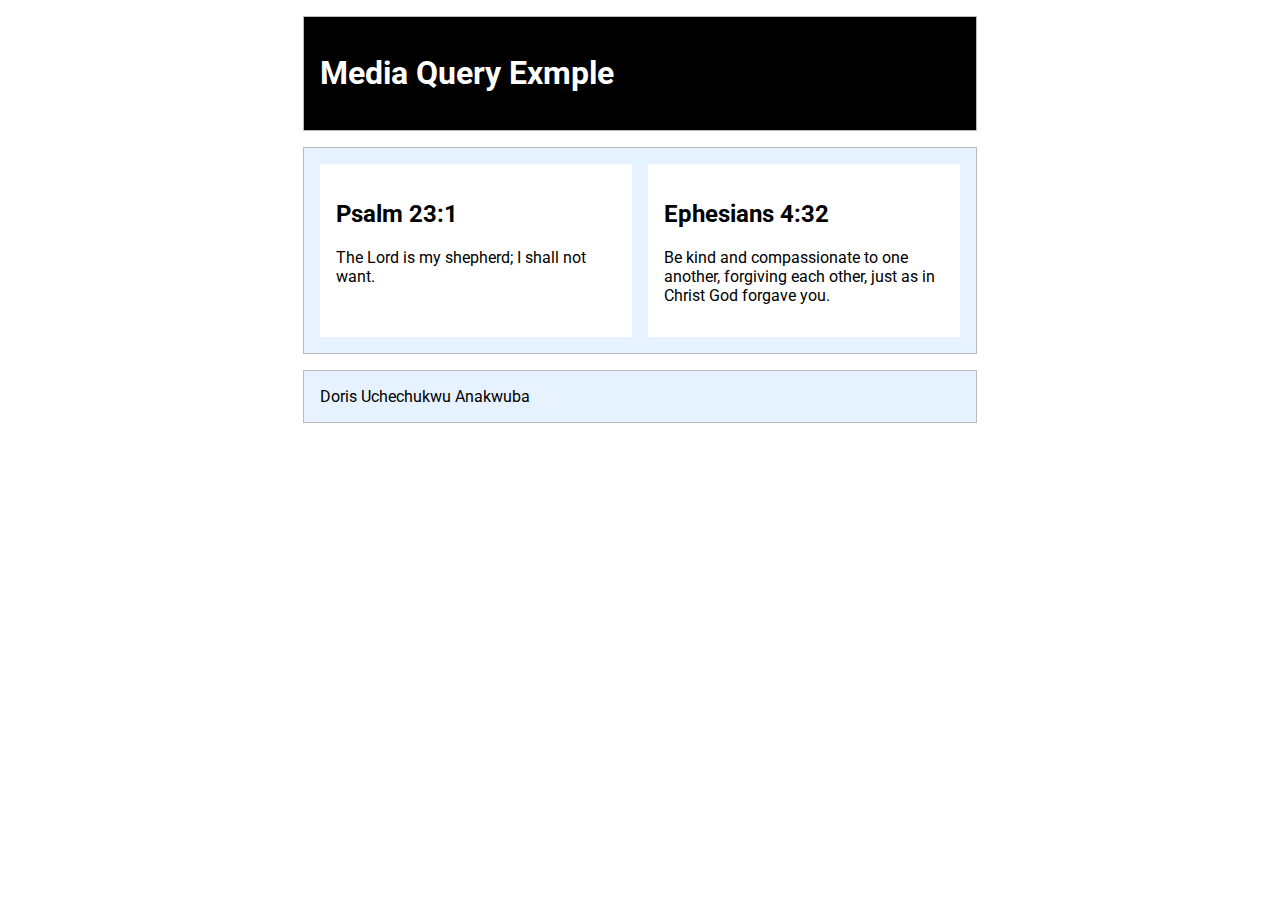
<file: week02/media-query.html>
<!DOCTYPE html>
<html lang="en">
<head>
    <meta charset="UTF-8">
    <meta name="viewport" content="width=device-width, initial-scale=1.0">
    <title>WDD 131 - Media Query Example</title>
    <meta name="description" content="WDD 131 - Media Query Example">
    <meta name="author" content="Doris Uchechukwu Anakwuba">
    <link rel="preconnect" href="https://fonts.googleapis.com">
    <link rel="preconnect" href="https://fonts.gstatic.com" crossorigin>
    <link href="https://fonts.googleapis.com/css2?family=Roboto&display=swap" rel="stylesheet">
    <link rel="stylesheet" href="styles/media-query.css">
    <link rel="stylesheet" href="styles/media-query-large.css">
</head>
<body>
    <header>
        <h1>Media Query Exmple</h1>
    </header>
    <main>
        <section>
            <h2>Psalm 23:1</h2>
            <p>The Lord is my shepherd; I shall not want.</p>
        </section>
        <section>
            <h2>Ephesians 4:32</h2>
            <p>Be kind and compassionate to one another, forgiving each other,
                just as in Christ God forgave you.
            </p>
        </section>
    </main>
    <footer>
        Doris Uchechukwu Anakwuba
    </footer>
</body>
</html>
</file>
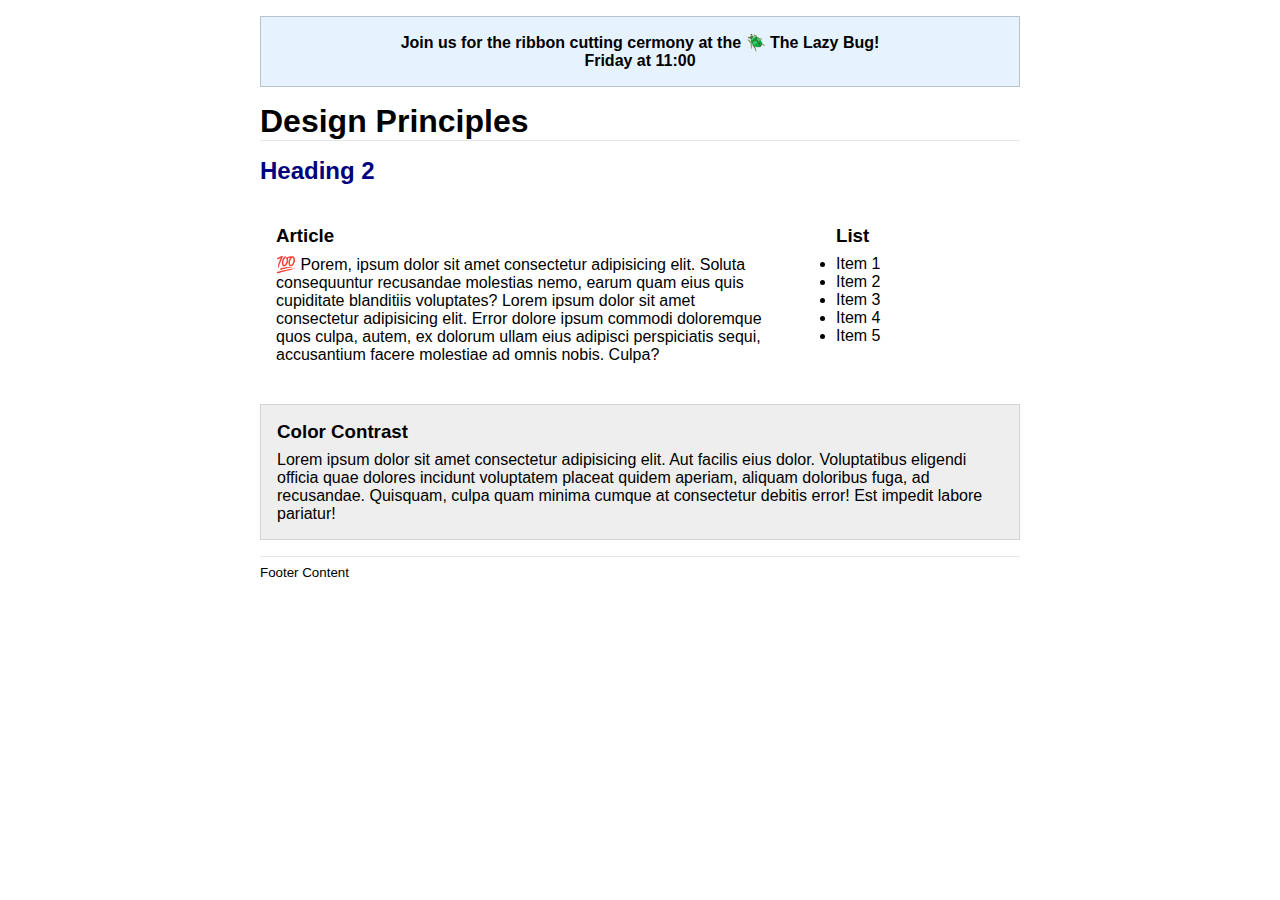
<file: week03/design.html>
<!DOCTYPE html>
<html lang="en">
<head>
    <meta charset="UTF-8">
    <meta name="viewport" content="width=device-width, initial-scale=1.0">
    <title>Week02 - Design Principles</title>
    <link rel="stylesheet" href="styles/design.css">
</head>
<body>
    <header>
	<div class="banner">Join us for the ribbon cutting cermony at the 🪲 The Lazy Bug!<br>Friday at 11:00</div>
	<h1>Design Principles</h1>
</header>
<main>
	<h2>Heading 2</h2>
	<section>
		<h3>Article</h3>
		<article>
			<p>💯 Porem, ipsum dolor sit amet consectetur adipisicing elit. Soluta consequuntur recusandae molestias nemo, earum quam eius quis cupiditate blanditiis voluptates? Lorem ipsum dolor sit amet consectetur adipisicing elit. Error dolore ipsum commodi doloremque quos culpa, autem, ex dolorum ullam eius adipisci perspiciatis sequi, accusantium facere molestiae ad omnis nobis. Culpa?</p>
		</article>
	</section>
	<section>
		<h3>List</h3>
		<ul>
			<li>Item 1</li>
			<li>Item 2</li>
			<li>Item 3</li>
			<li>Item 4</li>
			<li>Item 5</li>
		</ul>
	</section>
	<div class="callout">
		<h3>Color Contrast</h3>
		<p>Lorem ipsum dolor sit amet consectetur adipisicing elit. Aut facilis eius dolor. Voluptatibus eligendi officia quae dolores incidunt voluptatem placeat quidem aperiam, aliquam doloribus fuga, ad recusandae. Quisquam, culpa quam minima cumque at consectetur debitis error! Est impedit labore pariatur!</p>
	</div>
</main>
<footer>
	Footer Content
</footer>
</body>
</html>
</file>
<file: styles/base.css>
* {
  box-sizing: border-box;
}

body {
  font-family: 'Nunito', sans-serif;
  margin: 0;
  background-color: #fafbff;
  color: #222;
}

header {
  background-color: #003366;
  color: white;
  text-align: center;
  padding: 1rem;
}

.page-title {
  display: block;
  font-size: 1.3rem;
  font-weight: 700;
  margin-bottom: 0.5rem;
}

nav {
  display: flex;
  justify-content: space-evenly;
  align-items: center;
  background-color: #222;
  padding: 0.5rem;
  border-radius: 0.4rem;
}

nav a {
  color: white;
  text-decoration: none;
  font-weight: 600;
}

nav a:hover {
  text-decoration: underline;
}

main {
  max-width: 1000px;
  margin: 2rem auto;
  padding: 0 1rem;
  display: grid;
  grid-template-columns: repeat(auto-fit, minmax(320px, 1fr));
  gap: 1.5rem;
}

h1 {
  grid-column: 1 / -1;
  text-align: center;
  color: #003366;
}

.info-box {
  background-color: white;
  border-radius: 10px;
  padding: 1rem 1.5rem;
  box-shadow: 0 2px 6px rgba(0, 0, 0, 0.15);
}

.info-box h2 {
  background-color: #003366;
  color: white;
  padding: 0.5rem;
  border-radius: 6px 6px 0 0;
}

.info-body {
  display: flex;
  justify-content: space-between;
  align-items: flex-start;
  gap: 1rem;
  margin-top: 0.5rem;
}

#my-photo {
  width: 120px;
  height: auto;
  border-radius: 8px;
}

.my-country {
  border-top: 1px solid #ccc;
  margin-top: 1rem;
  padding-top: 1rem;
}

.my-country img {
  width: 100px;
  display: block;
  margin-bottom: 0.5rem;
}

ul {
  list-style-type: disc;
  font-weight: bolder;
  margin-top: 10rem;
  padding-left: 1.5rem;
}

footer {
  background-color: #003366;
  color: white;
  text-align: center;
  padding: 1rem 0;
  font-size: 0.9rem;
}

footer p {
  margin: 0.3rem 0;
}
</file>
<file: project/styles/main.css>
body {
  font-family: 'Nunito', sans-serif;
  margin: 0;
  padding: 0;
  background-color: #fff;
  color: #333;
  line-height: 1.6;
  transition: background-color 0.3s, color 0.3s;
}
header, footer {
  background-color: #4B0082;
  color: #fff;
  padding: 15px 20px;
  text-align: center;
}
.nav {
  display: flex;
  justify-content: space-between;
  align-items: center;
  flex-wrap: wrap;
}
.nav-links {
  list-style: none;
  display: flex;
  gap: 15px;
  margin: 0;
  padding: 0;
}
.nav-links li a, .nav-links li button {
  color: #fff;
  text-decoration: none;
  background: none;
  border: none;
  cursor: pointer;
  font-size: 16px;
}
.nav-links li a.active {
  font-weight: bold;
  text-decoration: underline;
}
#navToggle {
  display: none;
  font-size: 24px;
  background: none;
  border: none;
  color: #fff;
  cursor: pointer;
}
.container {
  max-width: 1100px;
  margin: 20px auto;
  padding: 0 20px;
}
section.hero {
  text-align: center;
  margin-bottom: 30px;
}

.music-link {
  display: inline-block;
  margin-top: 0.75rem;
  padding: 0.5rem 1rem;
  background-color: #255736;
  color: #fff;
  text-decoration: none;
  border-radius: 6px;
  font-weight: 600;
}

.music-link:hover {
  background-color: #17a44a;
}


.post {
  border-left: 5px solid #FFD700;
  background-color: #fdf9e7;
  padding: 15px 20px;
  margin-bottom: 25px;
  border-radius: 6px;
}
.post img {
  max-width: 100%;
  border-radius: 6px;
}
.actions button {
  margin-right: 10px;
  cursor: pointer;
}
.comments ul {
  list-style: none;
  padding-left: 0;
}
textarea {
  width: 100%;
  margin-top: 5px;
}
footer button {
  margin-top: 10px;
  cursor: pointer;
}
.dark-theme {
    background-color: #121212;
    color: #eee;
}

.dark-theme section,
.dark-theme .post {
    background-color: #1e1e1e;
    color: #eee;
    border-color: #FFD700;
}

#postsContainer .post p {
    font-size: 1rem;
    line-height: 1.5;
}

input[type="text"],
textarea,
button {
    padding: 12px;
    font-size: 1rem;
    border-radius: 6px;
}

textarea {
    width: 100%;
    max-width: 500px;
}

button {
    cursor: pointer;
    border: none;
    background-color: #4B0082;
    color: #fff;
}

button:hover {
    opacity: 0.9;
}

.dark-theme header, .dark-theme footer {
  background-color: #333;
  color: #fff;
}
@media screen and (max-width: 768px) {
  .nav-links {
    display: none;
    flex-direction: column;
    width: 100%;
    background-color: #4B0082;
  }
  .nav-links.show {
    display: flex;
  }
  #navToggle {
    display: block;
  }
}
</file>
<file: styles/form.css>
:root {
    --primary-color: #1b3c59;
    --text-color: black;
    --light: #f5f5f5;
}

body {
    font-family: Arial, sans-serif;
    background: #f7f4fc;
    margin: 0;
    padding: 0;
}

header,
footer {
    text-align: center;
    padding: 1rem;
    background: #4b246a;
    color: white;
}

main {
    max-width: 500px;
    margin: auto;
    background: white;
    padding: 1.5rem;
    border-radius: 8px;
    margin-top: 1.5rem;
    box-shadow: 0 0 10px rgba(0, 0, 0, 0.15);
}

form {
    display: flex;
    flex-direction: column;
    gap: 1rem;
}

.fieldsetstyle {
    display: inline-flex;
    align-items: center;
    gap: 2rem;
    padding: 0.4rem 0.7rem;
    border-radius: 4px;
    cursor:pointer
}

label {
    font-weight: bold;
}

input[type="text"],
input[type="date"],
select,
textarea {
    padding: 0.7rem;
    border: 1px solid #aaa;
    border-radius: 5px;
    font-size: 1rem;
}

fieldset {
    border: 1px solid #ccc;
    padding: 1rem;
    border-radius: 6px;
}

legend {
    font-weight: bold;
}

input[type="submit"] {
    background: #4b246a;
    color: white;
    border: none;
    padding: 1rem;
    font-size: 1.1rem;
    border-radius: 5px;
    cursor: pointer;
}

input[type="submit"]:hover {
    background: #361a4e;
}
</file>
<file: styles/place.css>
html, body {
    margin: 0;
    padding: 0;
    font-family: "Nunito", sans-serif;
    background-color: #eefded;
    color: #222;
}

h1, h2 {
    margin: 0;
}

header {
    background-color: goldenrod;
    color: black;
    padding: 1.5rem;
    text-align: center;
    border-bottom: 12px solid #eefded;
}

main {
    max-width: 900px;
    margin: auto;
    padding: 1rem;
}

.hero {
    position: relative;
}

.hero picture img {
    width: 100%;
    height: auto;
    display: block;
}

.data-card, .weather-card {
    background-color: rgba(255, 255, 255, 0.4);
    backdrop-filter: blur(5px);
    padding: 1rem 1.5rem;
    margin: 1rem 0;
    border-radius: 5px;
}

.data-card h2,
.weather-card h2 {
    background-color: #008f4c;
    color: black;
    padding: 0.5rem;
    border-radius: 4px;
    font-size: 1.2rem;
    display: inline-block;
}

.data-card ul,
.weather-card ul {
    list-style: none;
    padding: 0;
    margin: 0.5rem 0 0;
}

.data-card li,
.weather-card li {
    margin-bottom: 0.4rem;
}

.weather-card .icon {
    font-size: 1.3rem;
    color: black;
}

footer {
    text-align: center;
    background-color: goldenrod;
    color: black;
    padding: 1.5rem 1rem;
    margin-top: 1.5rem;
    border-top: 12px solid #eefded;
}

#lastModified {
    font-size: 0.9rem;
    margin-top: 0.5rem;
    color: black;
}

#currentyear {
    color: black;
}
</file>
<file: styles/place-large.css>
@media screen and (min-width: 700px) {
    .hero {
        position: relative;
    }

    .data-card {
        position: absolute;
        top: 10%;
        left: 5%;
        width: 260px;
    }

    .weather-card {
        position: absolute;
        bottom: 10%;
        right: 5%;
        width: 230px;
    }

    .data-card, .weather-card {
        margin: 0;
    }
}
</file>
<file: project/siteplan.css>
body {
    font-family: 'Open Sans', sans-serif;
    margin: 0;
    padding: 20px;
    background-color: #fff;
    color: #333;
    line-height: 1.6;
}

h1, h2, h3 {
    font-family: 'Montserrat', sans-serif;
    color: #4B0082;
}

h1 {
    text-align: center;
    margin-top: 10px;
}

.tagline {
    text-align: center;
    font-style: italic;
    margin-top: -10px;
    color: #4B0082;
}

section {
    border-left: 5px solid #FFD700;
    padding: 15px 20px;
    margin: 25px 0;
    background-color: #fdf9e7;
    border-radius: 6px;
}

ul {
    padding-left: 20px;
}

.color-box {
    width: 120px;
    height: 40px;
    border-radius: 6px;
    margin: 10px 0 20px;
    border: 2px solid #333;
}

.indigo {
    background-color: #4B0082;
}

.gold {
    background-color: #FFD700;
}

.wireframe {
    background: #f0f0f0;
    border: 2px solid #ccc;
    padding: 15px;
    font-family: monospace;
    font-size: 14px;
    white-space: pre;
    overflow-x: auto;
    border-radius: 6px;
    margin-bottom: 25px;
}

form {
    border: 1px solid #FFD700;
    padding: 10px;
    width: fit-content;
    margin-bottom: 20px;
}

footer {
    text-align: center;
    padding-top: 20px;
    color: #4B0082;
    font-weight: bold;
}
</file>
<file: week02/styles/media-query.css>
body {
    font-family: Roboto, sans-serif
}

header, main, footer {
    max-width: 640px;
    margin: 1rem auto;
    border: 1px solid #bbb;
    padding: 1rem;
    background-color: #e6f2ff;
}

main {
    display: grid;
    grid-template-columns: 1fr;
    grid-gap: 1rem;
}

section {
    padding: 1rem;
    background-color: #fff;
}
</file>
<file: week02/styles/media-query-large.css>
@media screen and (min-width: 500px) {
    header {
        background-color: black;
        color: white;
    }
    main {
        display: grid;
        grid-template-columns: 1fr 1fr;
        grid-gap: 1rem;
    }
}
</file>
<file: week03/styles/design.css>
* {
	box-sizing: border-box;
	margin: 0;
	padding: 0;
}

body {
	font-family: Roboto, helvetica, sans-serif;
	margin: 1rem;
}

header,
main,
footer {
	max-width: 760px;
	margin: 0 auto;
}

h1 {
	border-bottom: 1px solid rgb(0 0 0 / 0.1);
	margin: 1rem 0;
}

main {
	display: grid;
	grid-template-columns: 1fr 200px;
	grid-gap: 1.5rem;
}

section {
	padding: 1rem;
}

h2 {
	color: navy;
	grid-column: 1/3;
}

h3 {
	margin-bottom: 0.5rem;
}

footer {
	margin-top: 1rem;
	border-top: 1px solid rgb(0 0 0 / 0.1);
	padding: 0.5rem 0;
	font-size: smaller;
}

.banner {
	border: 1px solid rgb(0 0 0 / 0.2);
	padding: 1rem;
	background-color: rgb(230 243 254 / 1);
	font-weight: 700;
	word-break: break-word;
	text-align: center;
}

.callout {
	border: 1px solid rgb(0 0 0 / 0.1);
	color: #000;
	background-color: #eee;
	grid-column: 1/3;
	padding: 1rem;
}
</file>
